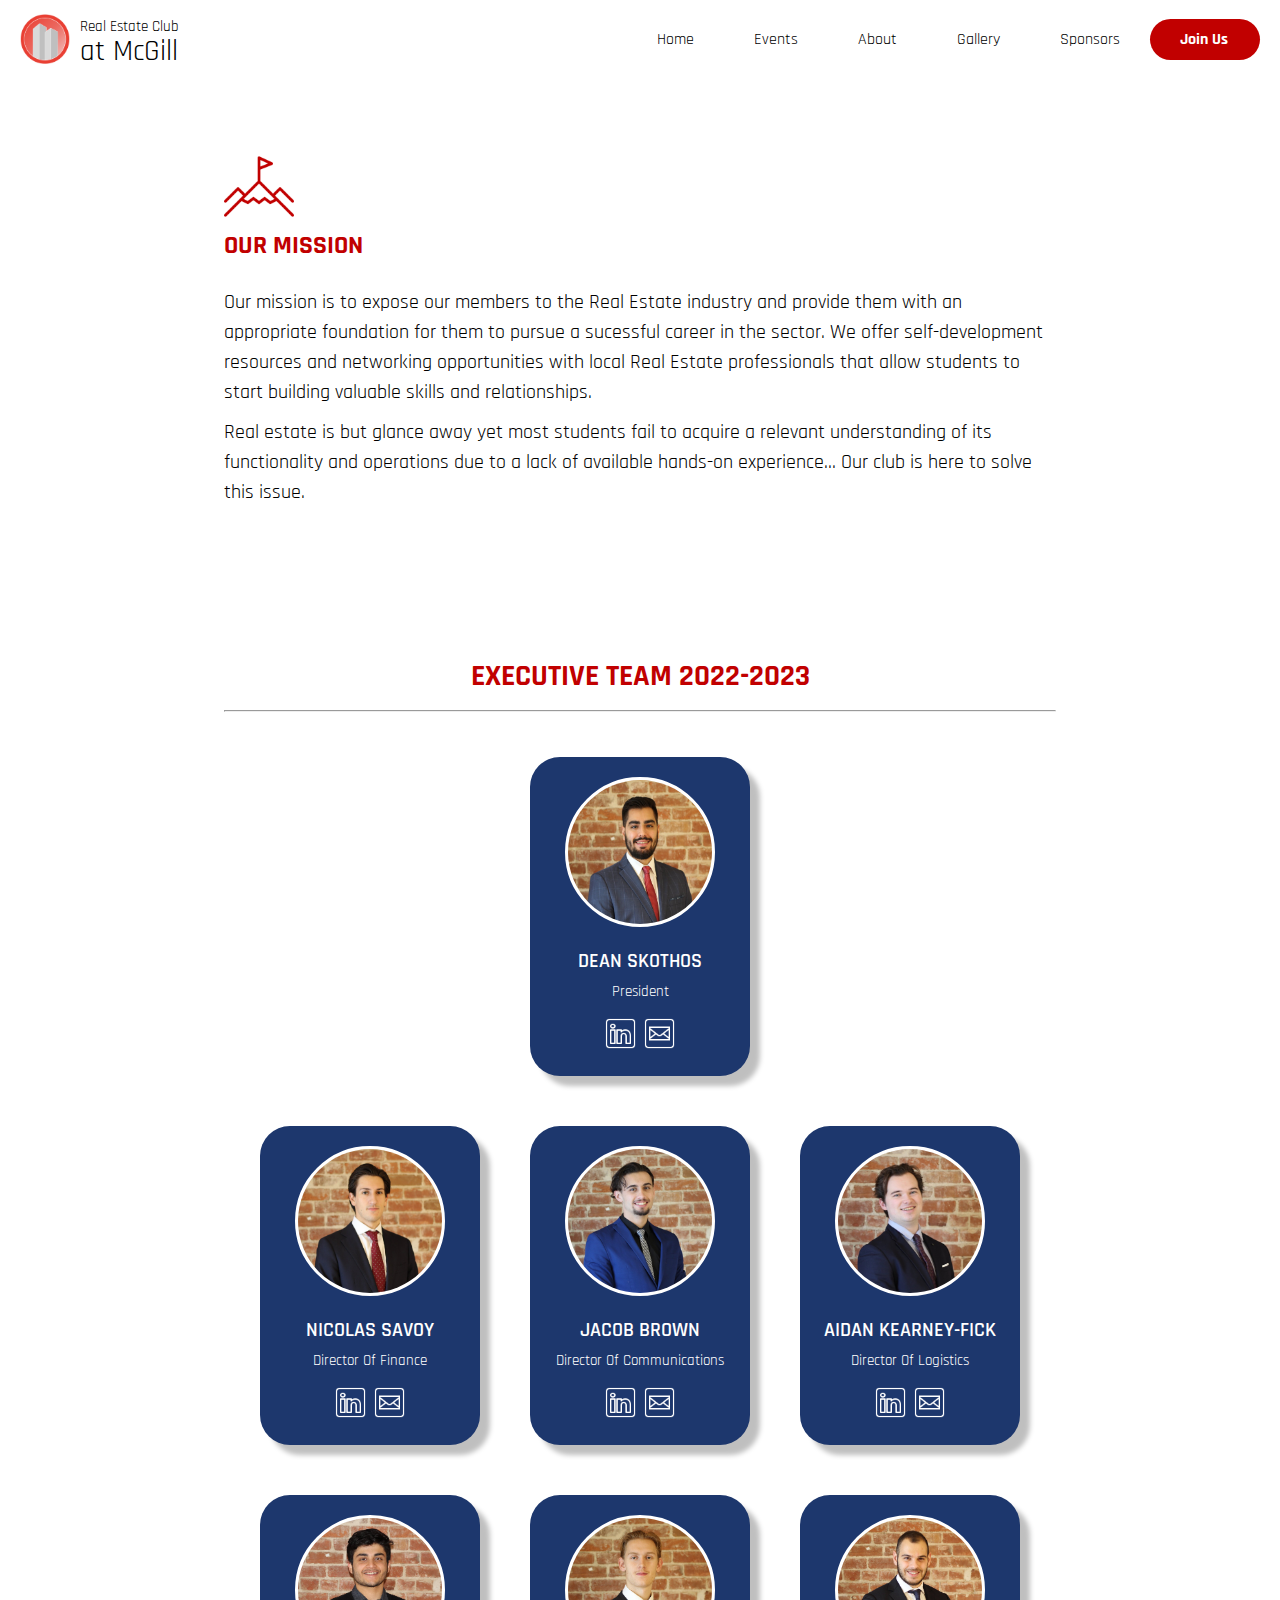
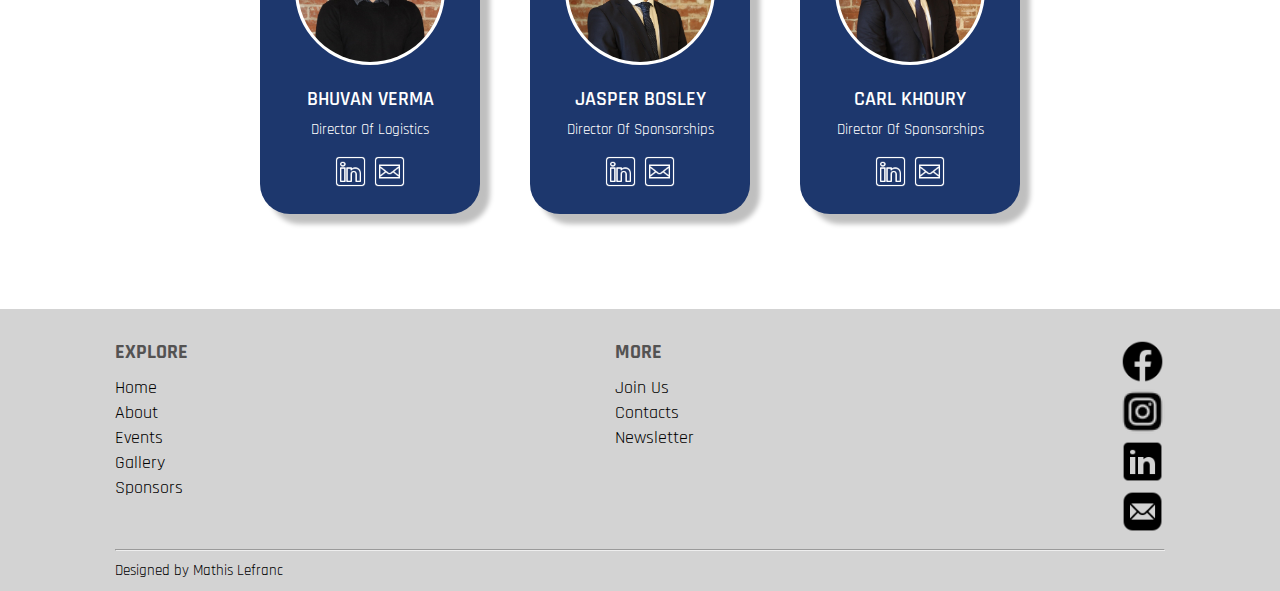
<file: about.html>
<!DOCTYPE html>
<html lang="en" dir="ltr">
  <head>
    <meta charset="utf-8">
    <meta name="description" content="This is the official website of the real estate club at McGill University">
    <meta name="viewport" content="width=device-width, initial-scale=1.0">
    <title>home</title>
    <link rel="stylesheet" href="styles/style.css">
    <link rel="stylesheet" href="styles/about.css">
    <script src="scripts/script.js" charset="utf-8" defer></script>
    <link href="https://fonts.googleapis.com/css2?family=Rajdhani:wght@300;400;500;600;700&display=swap" rel="stylesheet">
    <link rel="stylesheet" href="https://cdnjs.cloudflare.com/ajax/libs/font-awesome/4.7.0/css/font-awesome.min.css">
  </head>
  <body>
    <nav class="navbar">
      <div class="brand-title">
        <a style="padding: 0 0;height: 50px;" href="index.html">
          <img src="images/logo-copy.png" alt="">
        </a>
        <a href="index.html">
          <div class="title-top">
            Real Estate Club
          </div>
          <div class="title-bottom">
            at McGill
          </div>
        </a>
      </div>
      <a href="#" class="toggle-button">
        <span class="bar"></span>
        <span class="bar"></span>
        <span class="bar"></span>
      </a>
      <div class="navbar-links">
        <ul>
          <li><a href="index.html">Home</a></li>
          <li><a href="events.html">Events</a></li>
          <li><a href="about.html">About</a></li>
          <li><a href="gallery.html">Gallery</a></li>
          <li><a href="sponsors.html">Sponsors</a></li>
          <li><a class="join-us-button" href="sign-up.html">Join Us</a></li>
        </ul>
      </div>
    </nav>
    <main>
      <div class="mission-wrapper">
        <div class="mission-container">
          <img src="images/icons/mission-red.png" alt="mission-icon">
          <h3>OUR MISSION</h3>
          <p>Our mission is to expose our members to the Real Estate industry and provide them with an appropriate foundation for them to pursue a sucessful career in the sector. We offer self-development resources and networking opportunities with local Real Estate professionals that allow students to start building valuable skills and relationships.</p>
          <p>Real estate is but glance away yet most students fail to acquire a relevant understanding of its functionality and operations due to a lack of available hands-on experience… Our club is here to solve this issue. </p>
        </div>
      </div>
      <div class="executive-team-wrapper">
        <div class="executive-team-container">
          <h2>EXECUTIVE TEAM 2022-2023</h2>

          <hr>

          <div class="team-section">
            <!--1st member-->
            <div class="executive-member-container" style="width:100%">
              <div class="our-team">
                <div class="pic">
                    <img src="images/executive-team/co-president.jpeg">
                </div>
                <h3 class="title">Dean Skothos</h3>
                <span class="post">President</span>
                <div class="executives-socials">
                  <a href="" target="_blank"><img src="images/icons/linkedin-white.png" alt="linkedin-icon" class="socials-icons"></a>
                  <a href="mailto:" target="_blank"><img src="images/icons/mail-white.png" alt="email-icon" class="socials-icons"></a>
                </div>
              </div>
            </div>
            <!--2nd member-->
            <div class="executive-member-container">
              <div class="our-team">
                <div class="pic">
                    <img src="images/executive-team/finance.jpeg">
                </div>
                <h3 class="title">Nicolas Savoy</h3>
                <span class="post">Director of Finance</span>
                <div class="executives-socials">
                  <a href="" target="_blank"><img src="images/icons/linkedin-white.png" alt="linkedin-icon" class="socials-icons"></a>
                  <a href="mailto:" target="_blank"><img src="images/icons/mail-white.png" alt="email-icon" class="socials-icons"></a>              </div>
              </div>
            </div>
            <!--3rd member-->
            <div class="executive-member-container">
              <div class="our-team">
                <div class="pic">
                    <img src="images/executive-team/communications.jpeg">
                </div>
                <h3 class="title">Jacob Brown</h3>
                <span class="post">Director of Communications</span>
                <div class="executives-socials">
                  <a href="" target="_blank"><img src="images/icons/linkedin-white.png" alt="linkedin-icon" class="socials-icons"></a>
                  <a href="mailto:" target="_blank"><img src="images/icons/mail-white.png" alt="email-icon" class="socials-icons"></a>              </div>
              </div>
            </div>
            <!--4th member-->
            <div class="executive-member-container">
              <div class="our-team">
                <div class="pic">
                    <img src="images/executive-team/logistics1.jpeg">
                </div>
                <h3 class="title">Aidan Kearney-Fick</h3>
                <span class="post">Director of Logistics</span>
                <div class="executives-socials">
                  <a href="" target="_blank"><img src="images/icons/linkedin-white.png" alt="linkedin-icon" class="socials-icons"></a>
                  <a href="mailto:" target="_blank"><img src="images/icons/mail-white.png" alt="email-icon" class="socials-icons"></a>              </div>
              </div>
            </div>
            <!--5th member-->
            <div class="executive-member-container">
              <div class="our-team">
                <div class="pic">
                    <img src="images/executive-team/logistics2.jpeg">
                </div>
                <h3 class="title">Bhuvan Verma</h3>
                <span class="post">Director of Logistics</span>
                <div class="executives-socials">
                  <a href="" target="_blank"><img src="images/icons/linkedin-white.png" alt="linkedin-icon" class="socials-icons"></a>
                  <a href="mailto:" target="_blank"><img src="images/icons/mail-white.png" alt="email-icon" class="socials-icons"></a>              </div>
              </div>
            </div>
            <!--6th member-->
            <div class="executive-member-container">
              <div class="our-team">
                <div class="pic">
                    <img src="images/executive-team/sponsorships2.jpeg">
                </div>
                <h3 class="title">Jasper Bosley</h3>
                <span class="post">Director of Sponsorships</span>
                <div class="executives-socials">
                  <a href="" target="_blank"><img src="images/icons/linkedin-white.png" alt="linkedin-icon" class="socials-icons"></a>
                  <a href="mailto:" target="_blank"><img src="images/icons/mail-white.png" alt="email-icon" class="socials-icons"></a>              </div>
              </div>
            </div>
            <!--7th member-->
            <div class="executive-member-container">
              <div class="our-team">
                <div class="pic">
                    <img src="images/executive-team/sponsorships1.jpeg">
                </div>
                <h3 class="title">Carl Khoury</h3>
                <span class="post">Director of Sponsorships</span>
                <div class="executives-socials">
                  <a href="" target="_blank"><img src="images/icons/linkedin-white.png" alt="linkedin-icon" class="socials-icons"></a>
                  <a href="mailto:" target="_blank"><img src="images/icons/mail-white.png" alt="email-icon" class="socials-icons"></a>              </div>
              </div>
            </div>

          </div>
        </div>
      </div>
    </main>


    <footer>
      <div class="footer-menu-container">
        <div class="footer-menu">
          <h4><b>EXPLORE</b></h4>
          <a class="footer-menu-button" href="index.html">Home</a>
          <a class="footer-menu-button" href="about.html">About</a>
          <a class="footer-menu-button" href="events.html">Events</a>
          <a class="footer-menu-button" href="gallery.html">Gallery</a>
          <a class="footer-menu-button" href="sponsors.html">Sponsors</a>
        </div>
        <div class="footer-menu">
          <h4><b>MORE</b></h4>
          <a class="footer-menu-button" href="sign-up.html">Join Us</a>
          <a class="footer-menu-button" href="sign-up.html">Contacts</a>
          <a class="footer-menu-button" href="sign-up.html">Newsletter</a>
        </div>
        <div class="socials-logo-container-footer">
          <a href="https://www.facebook.com/realestateclubmcgill/" target="_blank"><img src="images/icons/fb_icon.png" alt="facebook-icon"  class="socials-icons"></a>
          <a href="https://www.instagram.com/realestateclubmcgill/" target="_blank"><img src="images/icons/insta_icon.png" alt="instagram-icon" class="socials-icons"></a>
          <a href="https://www.linkedin.com/company/real-estate-club-at-mcgill-university/about/" target="_blank"><img src="images/icons/linkedin_icon.png" alt="linkedin-icon" class="socials-icons"></a>
          <a href="mailto:vpcommunication@reclub.ca" target="_blank"><img src="images/icons/mail_icon.png" alt="email-icon" class="socials-icons"></a>
        </div>
      </div>
      <hr>
      <div style="width:82%;margin:0 auto;">
        <p>Designed by Mathis Lefranc</p>
      </div>
    </footer>
  </body>
</html>
</file>
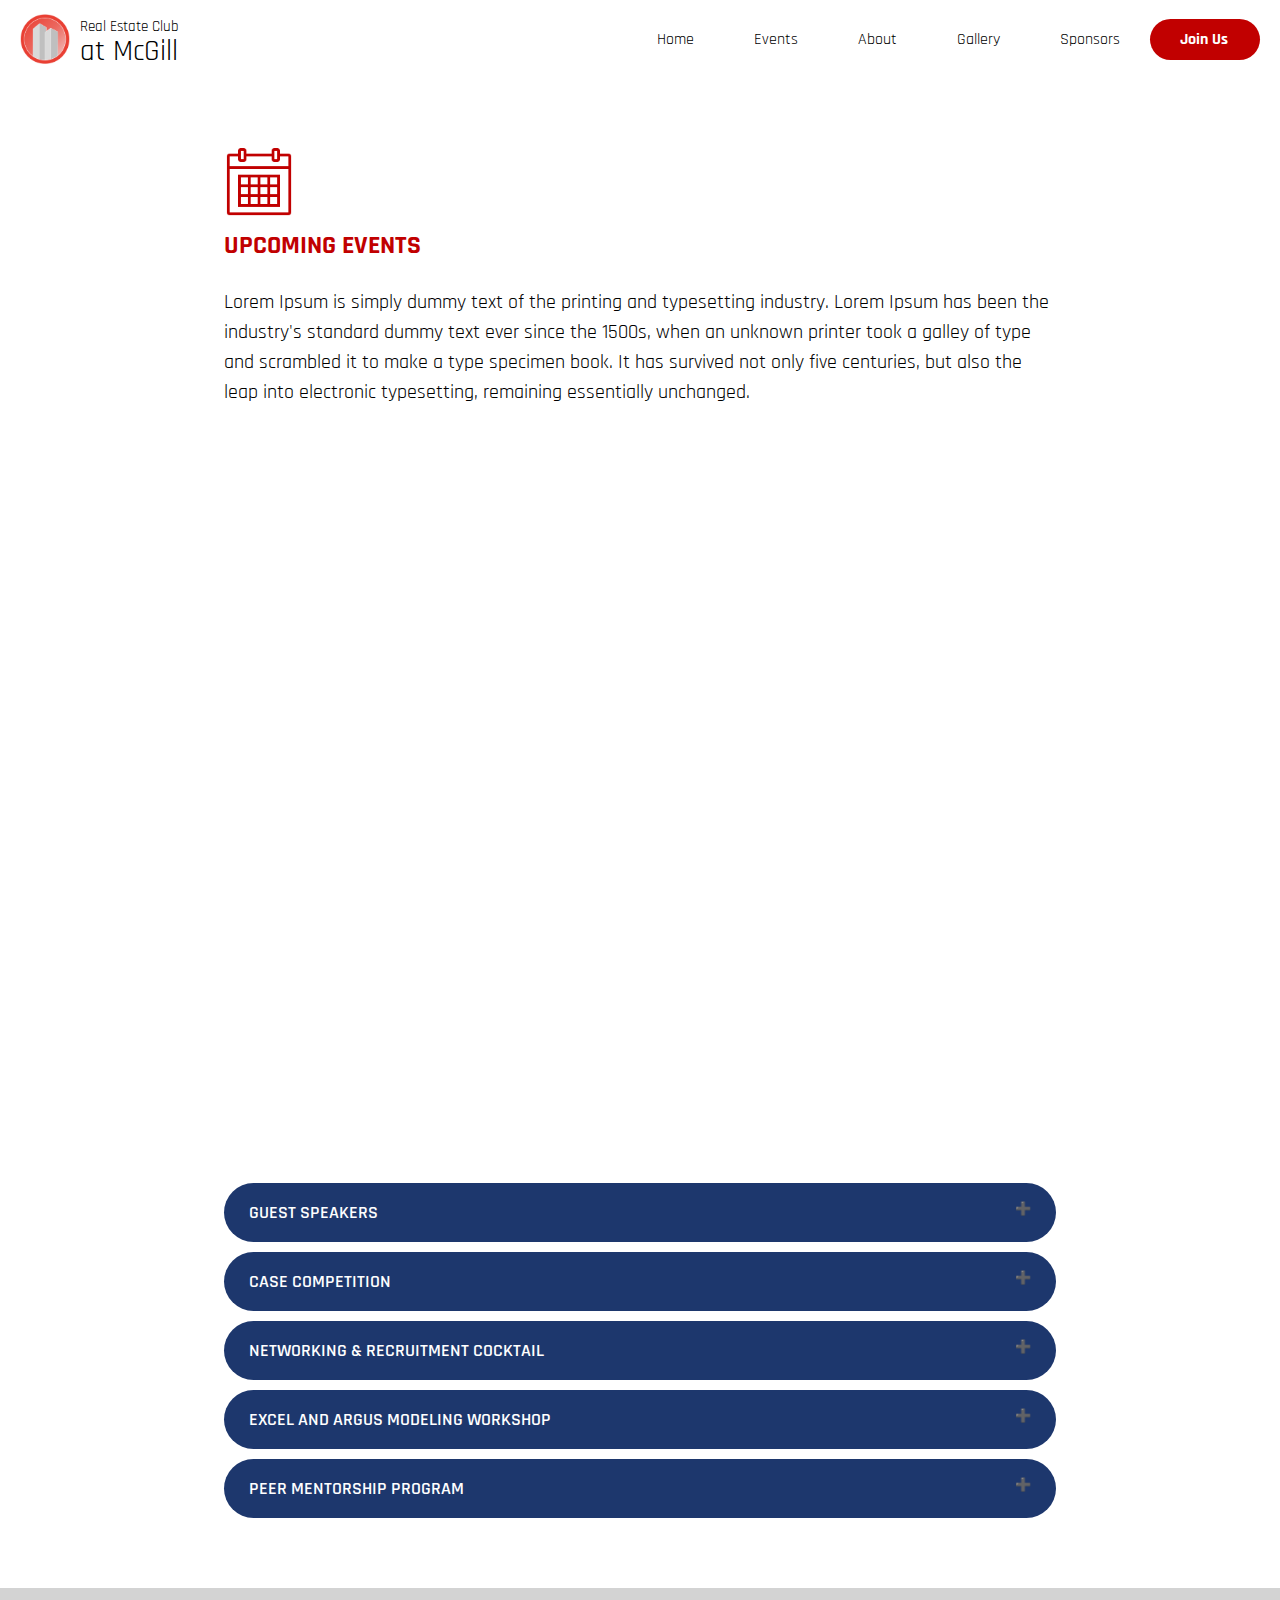
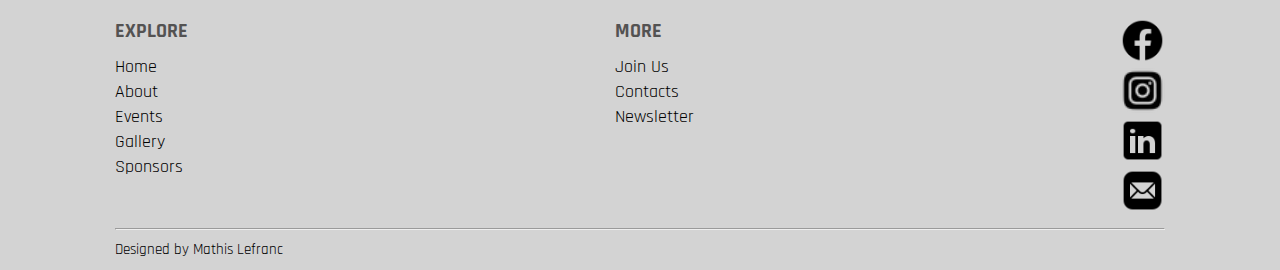
<file: events.html>
<!DOCTYPE html>
<html lang="en" dir="ltr">
  <head>
    <meta charset="utf-8">
    <meta name="description" content="This is the official website of the real estate club at McGill University">
    <meta name="viewport" content="width=device-width, initial-scale=1.0">
    <title>home</title>
    <link rel="stylesheet" href="styles/style.css">
    <link rel="stylesheet" href="styles/events.css">
    <script src="scripts/script.js" charset="utf-8" defer></script>
    <link href="https://fonts.googleapis.com/css2?family=Rajdhani:wght@300;400;500;600;700&display=swap" rel="stylesheet">
    <link rel="stylesheet" href="https://cdnjs.cloudflare.com/ajax/libs/font-awesome/4.7.0/css/font-awesome.min.css">
  </head>
  <body>

    <nav class="navbar">
      <div class="brand-title">
        <a style="padding: 0 0;height: 50px;" href="index.html">
          <img src="images/logo-copy.png" alt="">
        </a>
        <a href="index.html">
          <div class="title-top">
            Real Estate Club
          </div>
          <div class="title-bottom">
            at McGill
          </div>
        </a>
      </div>
      <a href="#" class="toggle-button">
        <span class="bar"></span>
        <span class="bar"></span>
        <span class="bar"></span>
      </a>
      <div class="navbar-links">
        <ul>
          <li><a href="index.html">Home</a></li>
          <li><a href="events.html">Events</a></li>
          <li><a href="about.html">About</a></li>
          <li><a href="gallery.html">Gallery</a></li>
          <li><a href="sponsors.html">Sponsors</a></li>
          <li><a class="join-us-button" href="sign-up.html">Join Us</a></li>
        </ul>
      </div>
    </nav>
    <main>
      <div class="events-wrapper">
        <div class="events-container">
          <img src="images/icons/calendar-red.png" alt="calendar-icon">
          <h3>UPCOMING EVENTS</h3>
          <p>Lorem Ipsum is simply dummy text of the printing and typesetting industry. Lorem Ipsum has been the industry's standard dummy text ever since the 1500s, when an unknown printer took a galley of type and scrambled it to make a type specimen book. It has survived not only five centuries, but also the leap into electronic typesetting, remaining essentially unchanged.</p>
        </div>
        <div class="calendar-wrapper">
          <div class="calendar-container">
            <iframe id="calendar" src="https://calendar.google.com/calendar/embed?src=lefrancmathis%40gmail.com&ctz=Europe%2FMadrid" style="border: 0" width="100%" height="550" frameborder="0" scrolling="no"></iframe>
          </div>
        </div>
        <div class="accordion-wrapper">
          <div class="accordion-container">
            <button class="accordion">GUEST SPEAKERS</button>
            <div class="panel">
              <p>We will be holding multiple guest speaker events where students will have the opportunity to interact with Real Estate professionals. Some of our previous speakers include: Investors, Residential Real Estate Agents, Commercial Real Estate Agents, Real Estate Developers, Architects, Mortgage Brokers</p>
            </div>

            <button class="accordion">CASE COMPETITION</button>
            <div class="panel">
              <p>We are proud to host our first ever case competition this year, which will allow teams of students from different universities to put their analysis and communication skills to the test by solving complex real estate problems. As they did last year, students on the executive team will be travelling to Toronto in February for Ryerson University’s case competition: “Expand Your Empire”.</p>
            </div>

            <button class="accordion">NETWORKING & RECRUITMENT COCKTAIL</button>
            <div class="panel">
              <p>Once a semester, the McGill Real Estate Club hosts a networking cocktail. There is usually one guest speaker and a networking cocktail follows. Many professionals from the Real Estate industry are invited to network with McGill’s most elite and determined students looking for job opportunities in the Real Estate sector.</p>
            </div>

            <button class="accordion">EXCEL AND ARGUS MODELING WORKSHOP</button>
            <div class="panel">
              <p>Students on the executive team will organize an Excel and ARGUS Modeling Session for students. A banker will teach students valuable real estate skills such as property valuation, cash flows, expenses, cap rates, NOI, etc.</p>
            </div>

            <button class="accordion">PEER MENTORSHIP PROGRAM</button>
            <div class="panel">
              <p>LStudents on the executive team will organize meetings with other members where they will share their current knowledge of the Real Estate world. (Past internships, day-to-day knowledge…)</p>
            </div>

            <script>
            var acc = document.getElementsByClassName("accordion");
            var i;

            for (i = 0; i < acc.length; i++) {
              acc[i].addEventListener("click", function() {
                this.classList.toggle("active");
                var panel = this.nextElementSibling;
                if (panel.style.maxHeight) {
                  panel.style.maxHeight = null;
                } else {
                  panel.style.maxHeight = panel.scrollHeight + "px";
                }
              });
            }
            </script>
          </div>
        </div>
      </div>
    </main>

    <footer>
      <div class="footer-menu-container">
        <div class="footer-menu">
          <h4><b>EXPLORE</b></h4>
          <a class="footer-menu-button" href="index.html">Home</a>
          <a class="footer-menu-button" href="about.html">About</a>
          <a class="footer-menu-button" href="events.html">Events</a>
          <a class="footer-menu-button" href="gallery.html">Gallery</a>
          <a class="footer-menu-button" href="sponsors.html">Sponsors</a>
        </div>
        <div class="footer-menu">
          <h4><b>MORE</b></h4>
          <a class="footer-menu-button" href="sign-up.html">Join Us</a>
          <a class="footer-menu-button" href="sign-up.html">Contacts</a>
          <a class="footer-menu-button" href="sign-up.html">Newsletter</a>
        </div>
        <div class="socials-logo-container-footer">
          <a href="https://www.facebook.com/realestateclubmcgill/" target="_blank"><img src="images/icons/fb_icon.png" alt="facebook-icon"  class="socials-icons"></a>
          <a href="https://www.instagram.com/realestateclubmcgill/" target="_blank"><img src="images/icons/insta_icon.png" alt="instagram-icon" class="socials-icons"></a>
          <a href="https://www.linkedin.com/company/real-estate-club-at-mcgill-university/about/" target="_blank"><img src="images/icons/linkedin_icon.png" alt="linkedin-icon" class="socials-icons"></a>
          <a href="mailto:vpcommunication@reclub.ca" target="_blank"><img src="images/icons/mail_icon.png" alt="email-icon" class="socials-icons"></a>
        </div>
      </div>
      <hr>
      <div style="width:82%;margin:0 auto;">
        <p>Designed by Mathis Lefranc</p>
      </div>
    </footer>
  </body>
</html>
</file>
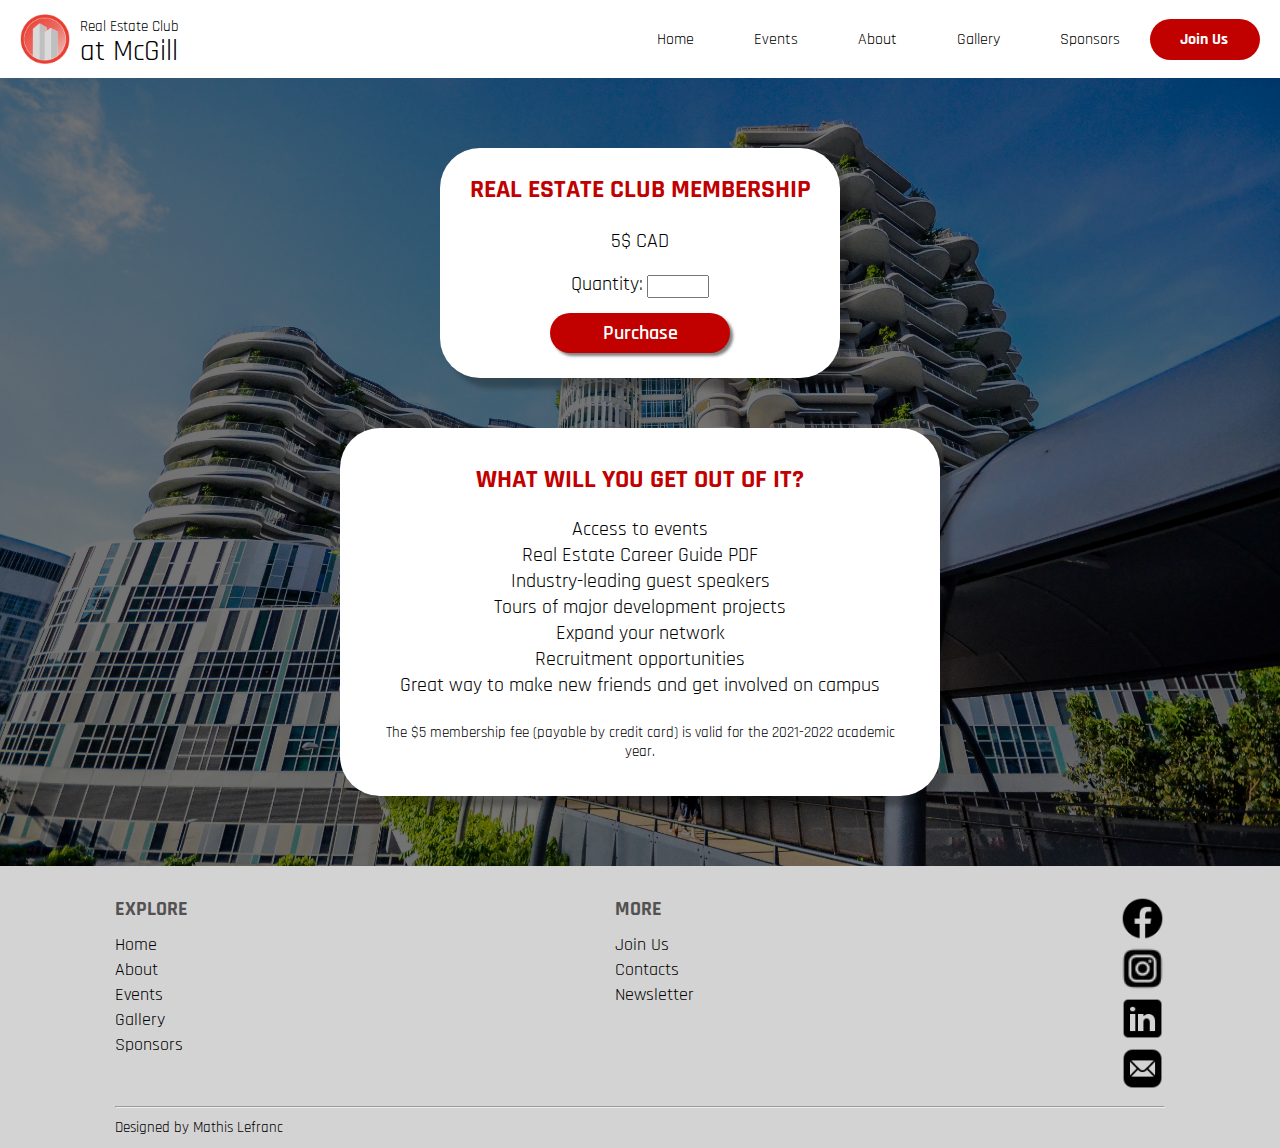
<file: sign-up.html>
<!DOCTYPE html>
<html lang="en" dir="ltr">
  <head>
    <meta charset="utf-8">
    <meta name="description" content="This is the official website of the real estate club at McGill University">
    <meta name="viewport" content="width=device-width, initial-scale=1.0">
    <title>home</title>
    <link rel="stylesheet" href="styles/style.css">
    <link rel="stylesheet" href="styles/sign-up.css">
    <script src="scripts/script.js" type="text/javascript" charset="utf-8" defer></script>
    <link href="https://fonts.googleapis.com/css2?family=Rajdhani:wght@300;400;500;600;700&display=swap" rel="stylesheet">
    <link rel="stylesheet" href="https://cdnjs.cloudflare.com/ajax/libs/font-awesome/4.7.0/css/font-awesome.min.css">
  </head>
  <div class="form-popup" id="myForm">
    <form action="/action_page.php" class="form-container">
      <h3>Become a member</h3>

      <label for="name"><b>First Name</b></label>
      <input type="text" placeholder="" name="name" required>

      <label for="name"><b>Last Name</b></label>
      <input type="text" placeholder="" name="name" required>

      <label for="email"><b>Email</b></label>
      <input type="text" placeholder="firstname.lastname@mail.mcgill.ca" name="email" required>

      <label for="program"><b>Program</b></label>
      <input type="text" placeholder="Finance, Economics, Civil Engineering,..." name="program">

      <label for="year"><b>Year</b></label>
      <input type="text" placeholder="U0, U1, U2,..." name="year">

      <button href="" class="btn">Purchase</button>
      <button type="button" class="btn purchase" onclick="closeForm()">Close</button>
    </form>
  </div>
  <body>
    <nav class="navbar">
      <div class="brand-title">
        <a style="padding: 0 0;height: 50px;" href="index.html">
          <img src="images/logo-copy.png" alt="">
        </a>
        <a href="index.html">
          <div class="title-top">
            Real Estate Club
          </div>
          <div class="title-bottom">
            at McGill
          </div>
        </a>
      </div>
      <a href="#" class="toggle-button">
        <span class="bar"></span>
        <span class="bar"></span>
        <span class="bar"></span>
      </a>
      <div class="navbar-links">
        <ul>
          <li><a href="index.html">Home</a></li>
          <li><a href="events.html">Events</a></li>
          <li><a href="about.html">About</a></li>
          <li><a href="gallery.html">Gallery</a></li>
          <li><a href="sponsors.html">Sponsors</a></li>
          <li><a class="join-us-button" href="sign-up.html">Join Us</a></li>
        </ul>
      </div>
    </nav>

    <main>

      <div class="sign-up-page-background">

        <div class="sign-up-page-wrapper">
          <div class="sign-up-page-container">
            <div class="membership">
              <h3>REAL ESTATE CLUB MEMBERSHIP</h3>
              <p>5$ CAD</p>
              <form class="purchase-form" action="sign-up.html" method="post">
                <label for="tentacles" style="font-size:20px">Quantity:</label>
                <input type="number" id="memberships" name="memberships" min="1" max="10"><br>
                <input onclick="openForm()" class="purchase-button" value="Purchase">
              </form>
            </div>



            <div class="membership-info">
              <h3>WHAT WILL YOU GET OUT OF IT?</h3>
              <ul>
                <li>Access to events</li>
                <li>Real Estate Career Guide PDF</li>
                <li>Industry-leading guest speakers</li>
                <li>Tours of major development projects</li>
                <li>Expand your network</li>
                <li>Recruitment opportunities</li>
                <li>Great way to make new friends and get involved on campus</li>
              </ul>
              <h5>The $5 membership fee (payable by credit card) is valid for the 2021-2022 academic year.</h5>
            </div>
          </div>
        </div>
      </div>
    </main>
    <footer>
      <div class="footer-menu-container">
        <div class="footer-menu">
          <h4><b>EXPLORE</b></h4>
          <a class="footer-menu-button" href="index.html">Home</a>
          <a class="footer-menu-button" href="about.html">About</a>
          <a class="footer-menu-button" href="events.html">Events</a>
          <a class="footer-menu-button" href="gallery.html">Gallery</a>
          <a class="footer-menu-button" href="sponsors.html">Sponsors</a>
        </div>
        <div class="footer-menu">
          <h4><b>MORE</b></h4>
          <a class="footer-menu-button" href="sign-up.html">Join Us</a>
          <a class="footer-menu-button" href="sign-up.html">Contacts</a>
          <a class="footer-menu-button" href="sign-up.html">Newsletter</a>
        </div>
        <div class="socials-logo-container-footer">
          <a href="https://www.facebook.com/realestateclubmcgill/" target="_blank"><img src="images/icons/fb_icon.png" alt="facebook-icon"  class="socials-icons"></a>
          <a href="https://www.instagram.com/realestateclubmcgill/" target="_blank"><img src="images/icons/insta_icon.png" alt="instagram-icon" class="socials-icons"></a>
          <a href="https://www.linkedin.com/company/real-estate-club-at-mcgill-university/about/" target="_blank"><img src="images/icons/linkedin_icon.png" alt="linkedin-icon" class="socials-icons"></a>
          <a href="mailto:vpcommunication@reclub.ca" target="_blank"><img src="images/icons/mail_icon.png" alt="email-icon" class="socials-icons"></a>
        </div>
      </div>
      <hr>
      <div style="width:82%;margin:0 auto;">
        <p>Designed by Mathis Lefranc</p>
      </div>
    </footer>


  </body>
</html>
</file>
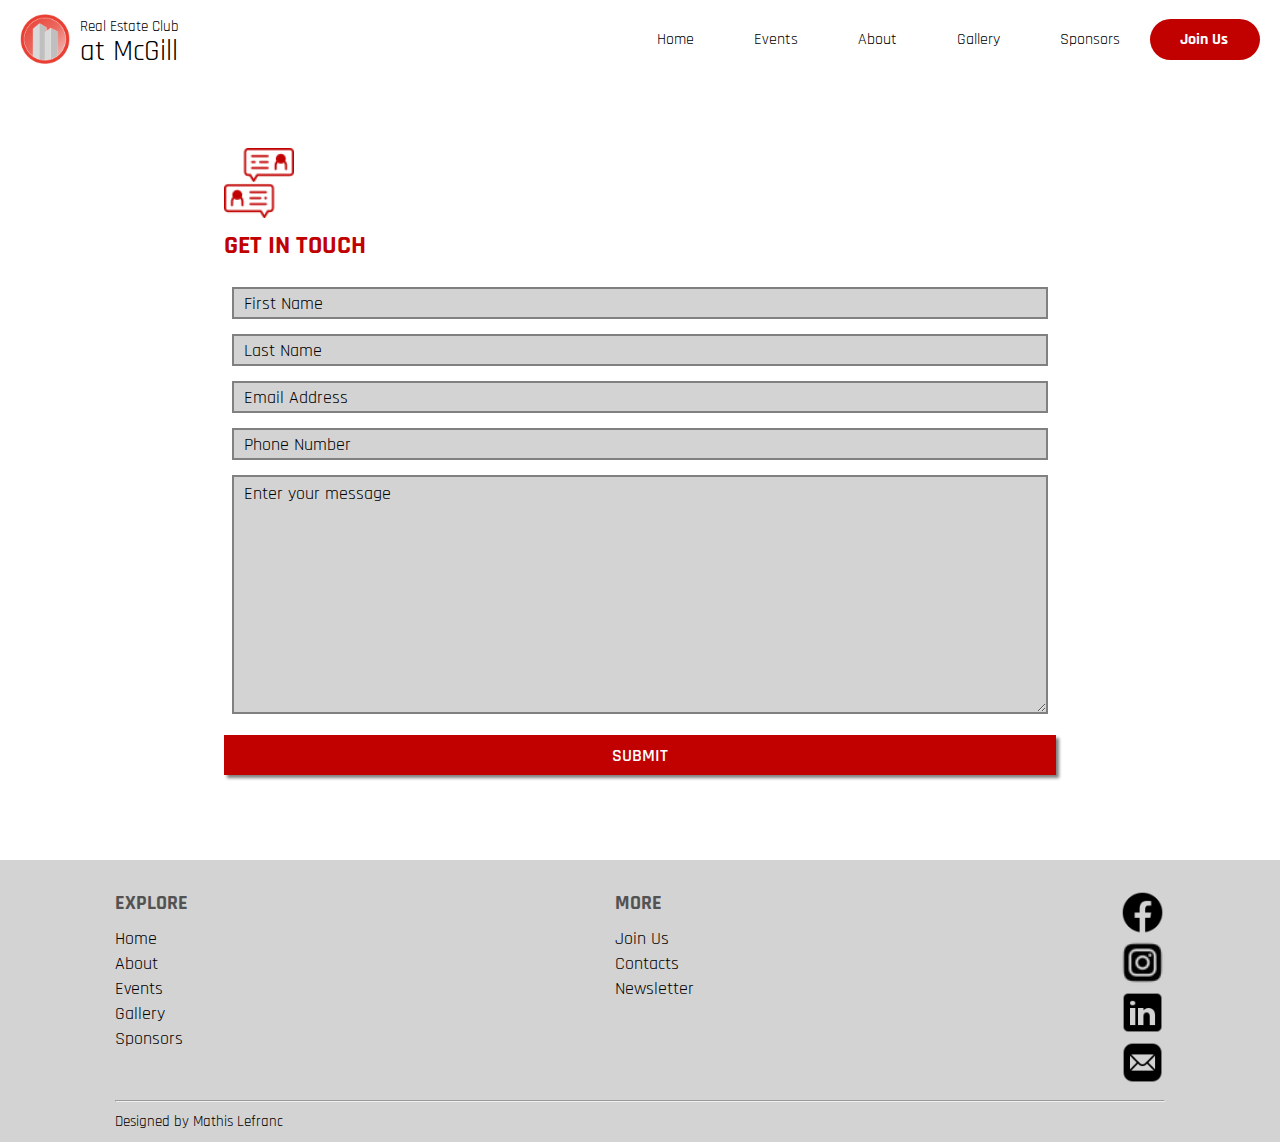
<file: sponsors-contact.html>
<!DOCTYPE html>
<html lang="en" dir="ltr">
  <head>
    <meta charset="utf-8">
    <meta name="description" content="This is the official website of the real estate club at McGill University">
    <meta name="viewport" content="width=device-width, initial-scale=1.0">
    <title>home</title>
    <link rel="stylesheet" href="styles/style.css">
    <link rel="stylesheet" href="styles/sponsors-contact.css">
    <script src="scripts/script.js" type="text/javascript" charset="utf-8" defer></script>
    <link href="https://fonts.googleapis.com/css2?family=Rajdhani:wght@300;400;500;600;700&display=swap" rel="stylesheet">
    <link rel="stylesheet" href="https://cdnjs.cloudflare.com/ajax/libs/font-awesome/4.7.0/css/font-awesome.min.css">
  </head>
  <body>
    <nav class="navbar">
      <div class="brand-title">
        <a style="padding: 0 0;height: 50px;" href="index.html">
          <img src="images/logo-copy.png" alt="">
        </a>
        <a href="index.html">
          <div class="title-top">
            Real Estate Club
          </div>
          <div class="title-bottom">
            at McGill
          </div>
        </a>
      </div>
      <a href="#" class="toggle-button">
        <span class="bar"></span>
        <span class="bar"></span>
        <span class="bar"></span>
      </a>
      <div class="navbar-links">
        <ul>
          <li><a href="index.html">Home</a></li>
          <li><a href="events.html">Events</a></li>
          <li><a href="about.html">About</a></li>
          <li><a href="gallery.html">Gallery</a></li>
          <li><a href="sponsors.html">Sponsors</a></li>
          <li><a class="join-us-button" href="sign-up.html">Join Us</a></li>
        </ul>
      </div>
    </nav>
    <main>


      <div class="sponsors-contact-background">
        <div class="sponsors-contact-wrapper">
          <div class="sponsors-contact-container">
            <img src="images/icons/contact-icon.png" alt="sponsors-contact-icon">
            <h3>GET IN TOUCH</h3>
            <div class="contact-form-container">
              <form action="index.html" method="post">
                <div class="first-name">
                  <input type="text" id="first-name" name="first-name" value="First Name" required="" size="20">
                </div>
                <div class="last-name">
                  <input type="text" id="last-name" name="last-name" value="Last Name" required="" size="20">
                </div>
                <div class="email">
                  <input type="email" id="email" value="Email Address" pattern="" size="40" required="">
                </div>
                <div class="phone-number">
                  <input type="tel" id="phone" name="phone" value="Phone Number" pattern="[0-9]{3}-[0-9]{3}-[0-9]{4}" required="">
                </div>
                <div class="text-area">
                  <textarea name="message" id="message" cols="30" rows="10">Enter your message</textarea>
                </div>
                <div class="submit-button">
                  <input class="submit-button-form" type="submit" name="submit_button" value="SUBMIT">
                </div>
              </form>
            </div>
          </div>

        </div>
      </div>

    </main>
    <footer>
      <div class="footer-menu-container">
        <div class="footer-menu">
          <h4><b>EXPLORE</b></h4>
          <a class="footer-menu-button" href="index.html">Home</a>
          <a class="footer-menu-button" href="about.html">About</a>
          <a class="footer-menu-button" href="events.html">Events</a>
          <a class="footer-menu-button" href="gallery.html">Gallery</a>
          <a class="footer-menu-button" href="sponsors.html">Sponsors</a>
        </div>
        <div class="footer-menu">
          <h4><b>MORE</b></h4>
          <a class="footer-menu-button" href="sign-up.html">Join Us</a>
          <a class="footer-menu-button" href="sign-up.html">Contacts</a>
          <a class="footer-menu-button" href="sign-up.html">Newsletter</a>
        </div>
        <div class="socials-logo-container-footer">
          <a href="https://www.facebook.com/realestateclubmcgill/" target="_blank"><img src="images/icons/fb_icon.png" alt="facebook-icon"  class="socials-icons"></a>
          <a href="https://www.instagram.com/realestateclubmcgill/" target="_blank"><img src="images/icons/insta_icon.png" alt="instagram-icon" class="socials-icons"></a>
          <a href="https://www.linkedin.com/company/real-estate-club-at-mcgill-university/about/" target="_blank"><img src="images/icons/linkedin_icon.png" alt="linkedin-icon" class="socials-icons"></a>
          <a href="mailto:vpcommunication@reclub.ca" target="_blank"><img src="images/icons/mail_icon.png" alt="email-icon" class="socials-icons"></a>
        </div>
      </div>
      <hr>
      <div style="width:82%;margin:0 auto;">
        <p>Designed by Mathis Lefranc</p>
      </div>
    </footer>
  </body>
</html>
</file>
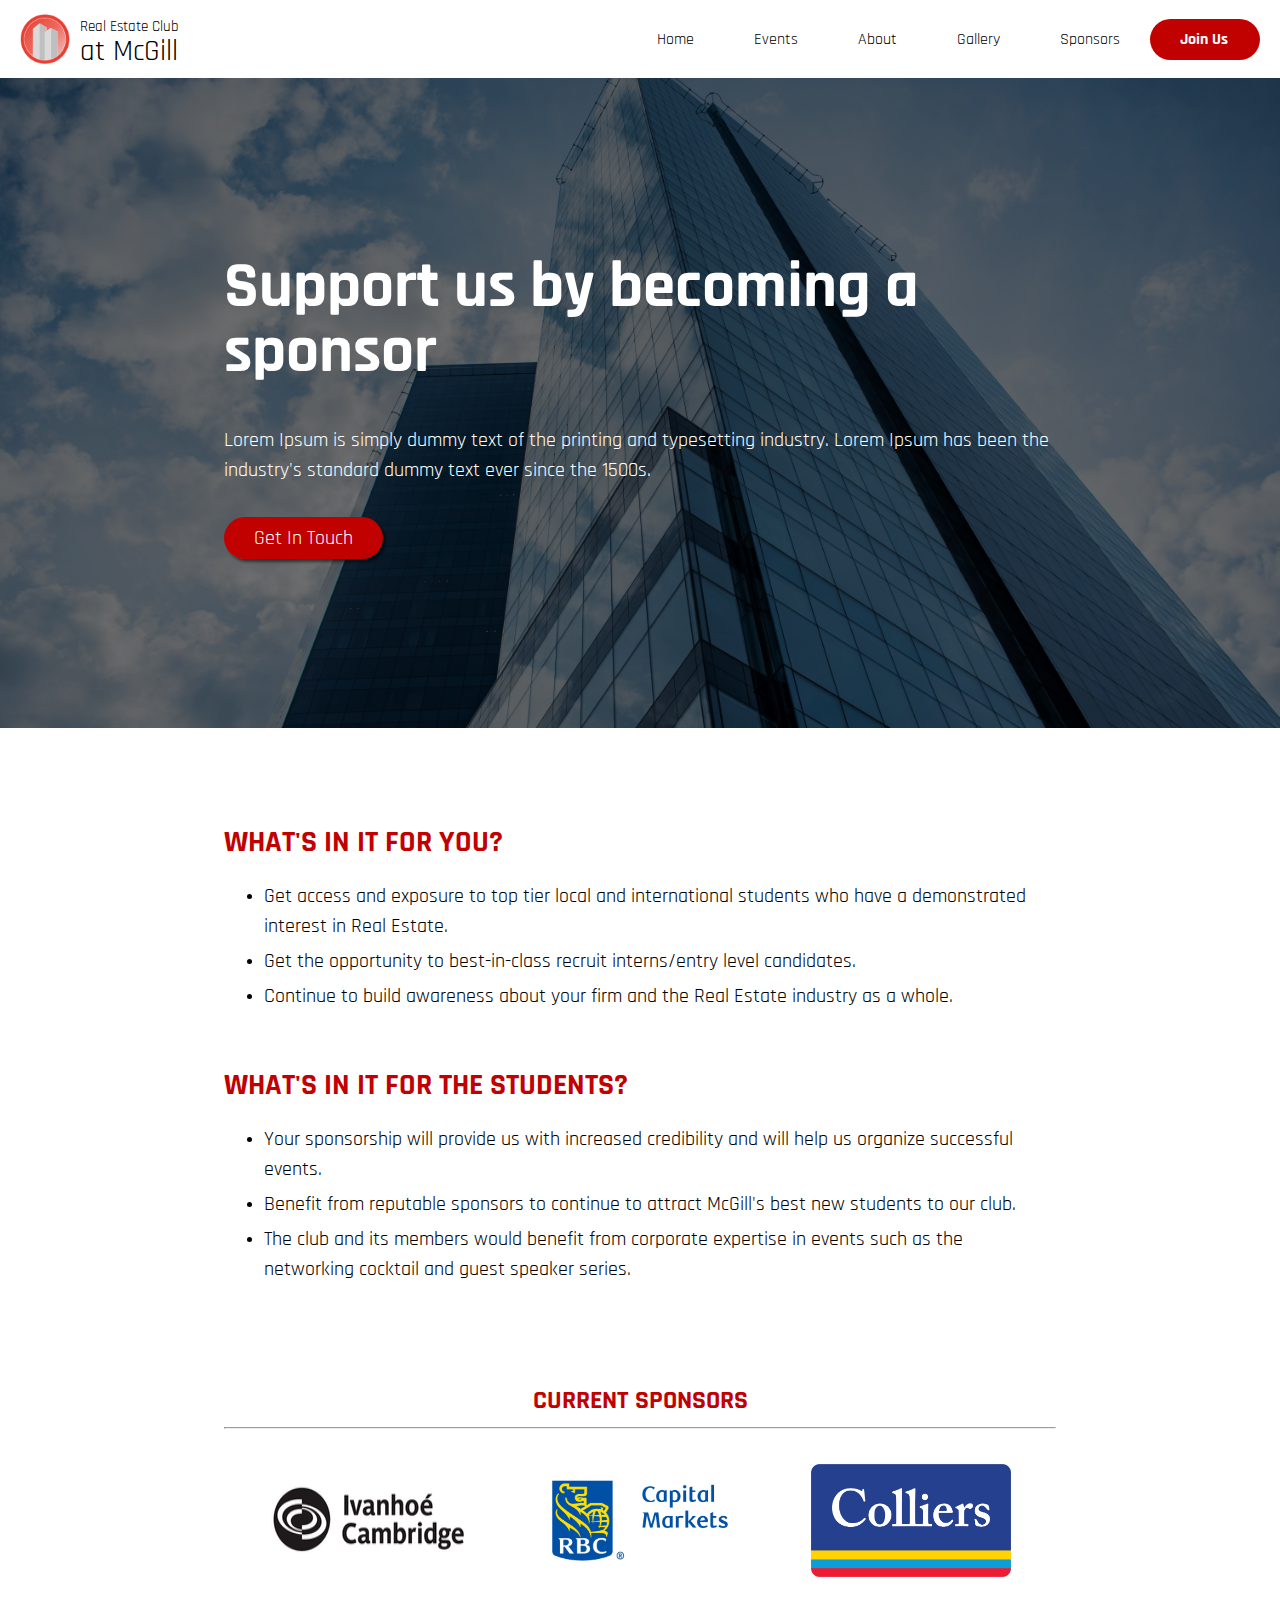
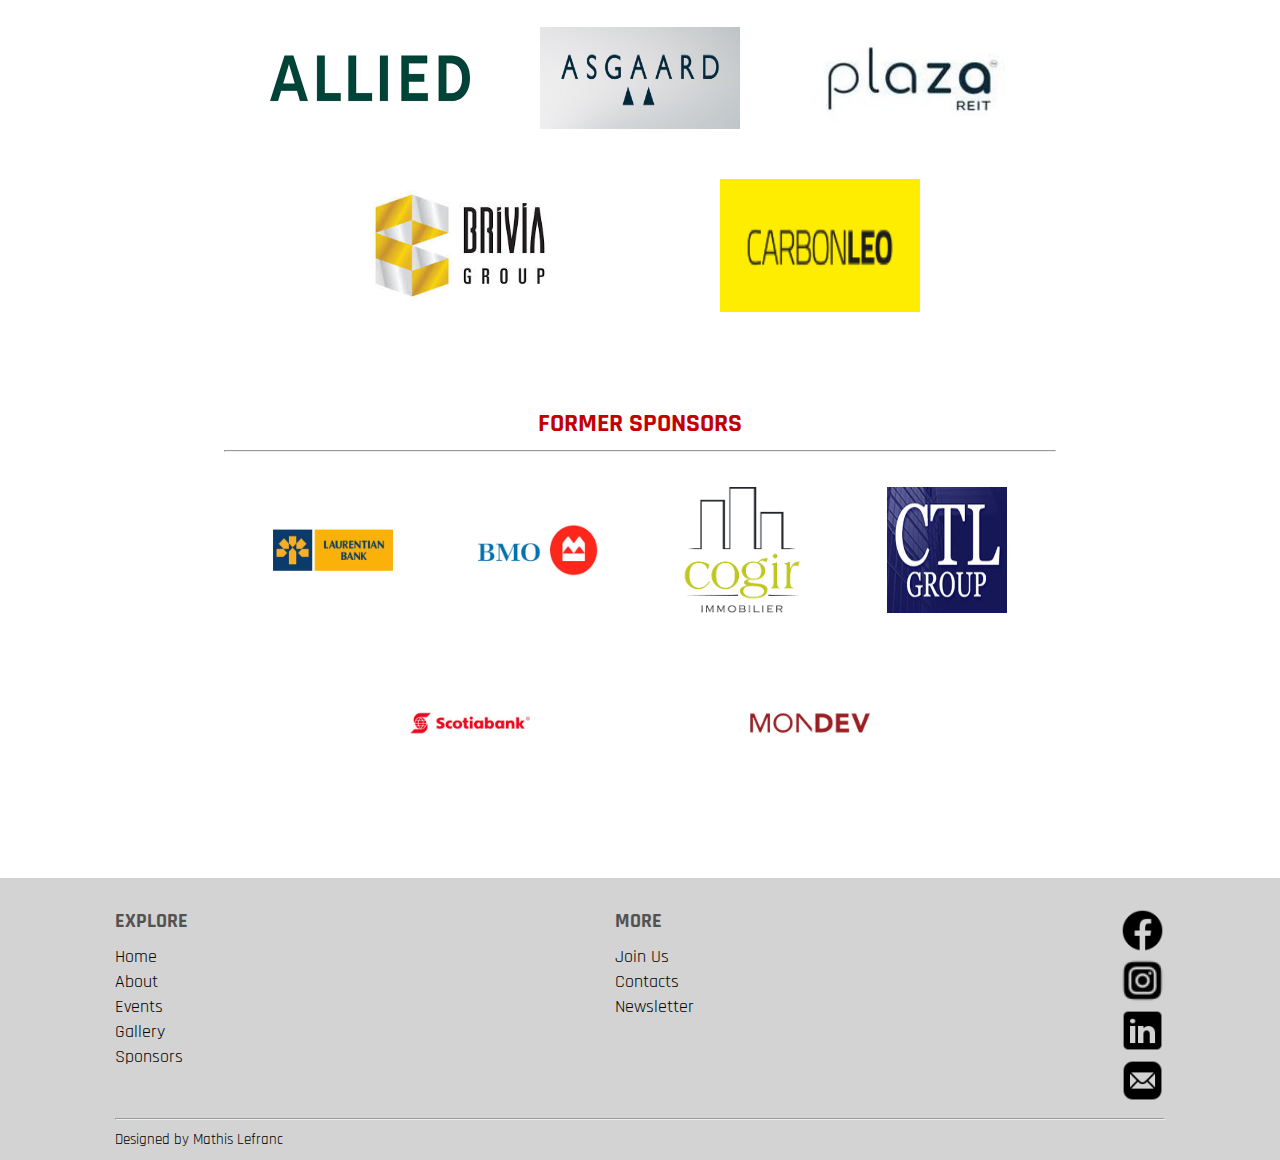
<file: sponsors.html>
<!DOCTYPE html>
<html lang="en" dir="ltr">
  <head>
    <meta charset="utf-8">
    <meta name="description" content="This is the official website of the real estate club at McGill University">
    <meta name="viewport" content="width=device-width, initial-scale=1.0">
    <title>home</title>
    <link rel="stylesheet" href="styles/style.css">
    <link rel="stylesheet" href="styles/sponsors.css">
    <script src="scripts/script.js" type="text/javascript" charset="utf-8" defer></script>
    <link href="https://fonts.googleapis.com/css2?family=Rajdhani:wght@300;400;500;600;700&display=swap" rel="stylesheet">
    <link rel="stylesheet" href="https://cdnjs.cloudflare.com/ajax/libs/font-awesome/4.7.0/css/font-awesome.min.css">
  </head>
  <body>
    <nav class="navbar">
      <div class="brand-title">
        <a style="padding: 0 0;height: 50px;" href="index.html">
          <img src="images/logo-copy.png" alt="">
        </a>
        <a href="index.html">
          <div class="title-top">
            Real Estate Club
          </div>
          <div class="title-bottom">
            at McGill
          </div>
        </a>
      </div>
      <a href="#" class="toggle-button">
        <span class="bar"></span>
        <span class="bar"></span>
        <span class="bar"></span>
      </a>
      <div class="navbar-links">
        <ul>
          <li><a href="index.html">Home</a></li>
          <li><a href="events.html">Events</a></li>
          <li><a href="about.html">About</a></li>
          <li><a href="gallery.html">Gallery</a></li>
          <li><a href="sponsors.html">Sponsors</a></li>
          <li><a class="join-us-button" href="sign-up.html">Join Us</a></li>
        </ul>
      </div>
    </nav>
    <main>
      <div class="sponsors-page-background">
        <div class="sponsors-page-wrapper">
          <div class="sponsors-page-container">
            <h1>Support us by becoming a sponsor</h1>
            <p>Lorem Ipsum is simply dummy text of the printing and typesetting industry. Lorem Ipsum has been the industry's standard dummy text ever since the 1500s.</p>
            <a class="cta-button" href="sponsors-contact.html">Get In Touch</a>
          </div>
        </div>
      </div>
      <div class="sponsors-info-wrapper">
        <div class="sponsors-info-container">
          <article class="rewards-sponsors">
            <h2>WHAT'S IN IT FOR YOU?</h2>
            <ul>
              <li><p>Get access and exposure to top tier local and international students who have a demonstrated interest in Real Estate.</p></li>
              <li><p>Get the opportunity to best-in-class recruit interns/entry level candidates.</p></li>
              <li><p>Continue to build awareness about your firm and the Real Estate industry as a whole.</p></li>
            </ul>
          </article>
          <article class="rewards-students">
            <h2>WHAT'S IN IT FOR THE STUDENTS?</h2>
            <ul>
              <li><p>Your sponsorship will provide us with increased credibility and will help us organize successful events.</p></li>
              <li><p>Benefit from reputable sponsors to continue to attract McGill's best new students to our club.</p></li>
              <li><p>The club and its members would benefit from corporate expertise in events such as the networking cocktail and guest speaker series.</p></li>
            </ul>

          </article>

        </div>
        <div class="current-sponsors-container">
          <h3>CURRENT SPONSORS</h3>
          <hr>
          <div class="current-sponsors-logos">
            <img src="images/sponsor_logo/ivanhoe.png" alt="ivanhoe-logo">
            <img src="images/sponsor_logo/rbc.png" alt="rbc-logo">
            <img src="images/sponsor_logo/colliers.png" alt="colliers-logo">
            <img src="images/sponsor_logo/allied.jpeg" alt="allied-logo">
            <img src="images/sponsor_logo/asgaard.jpeg" alt="asgaard-logo">
            <img src="images/sponsor_logo/plaza.jpeg" alt="plaza-logo">
            <img src="images/sponsor_logo/brivia.jpeg" alt="brivia-logo">
            <img src="images/sponsor_logo/carbonleo.png" alt="carbon-logo">
          </div>
        </div>
        <div class="former-sponsors-container">
          <h3>FORMER SPONSORS</h3>
          <hr>
          <div class="former-sponsors-logos">
            <img src="images/sponsor_logo/laurentian.jpeg" alt="laurentian-logo">
            <img src="images/sponsor_logo/bmo.jpeg" alt="bmo-logo">
            <img src="images/sponsor_logo/cogir.png" alt="cogir-logo">
            <img src="images/sponsor_logo/ctl.jpeg" alt="ctl-logo">
            <img src="images/sponsor_logo/scotiabank.jpeg" alt="scotiabank-logo">
            <img src="images/sponsor_logo/mondev.jpeg" alt="mondev-logo">
          </div>
        </div>
      </div>

      </div>
    </main>
    <footer>
      <div class="footer-menu-container">
        <div class="footer-menu">
          <h4><b>EXPLORE</b></h4>
          <a class="footer-menu-button" href="index.html">Home</a>
          <a class="footer-menu-button" href="about.html">About</a>
          <a class="footer-menu-button" href="events.html">Events</a>
          <a class="footer-menu-button" href="gallery.html">Gallery</a>
          <a class="footer-menu-button" href="sponsors.html">Sponsors</a>
        </div>
        <div class="footer-menu">
          <h4><b>MORE</b></h4>
          <a class="footer-menu-button" href="sign-up.html">Join Us</a>
          <a class="footer-menu-button" href="sign-up.html">Contacts</a>
          <a class="footer-menu-button" href="sign-up.html">Newsletter</a>
        </div>
        <div class="socials-logo-container-footer">
          <a href="https://www.facebook.com/realestateclubmcgill/" target="_blank"><img src="images/icons/fb_icon.png" alt="facebook-icon"  class="socials-icons"></a>
          <a href="https://www.instagram.com/realestateclubmcgill/" target="_blank"><img src="images/icons/insta_icon.png" alt="instagram-icon" class="socials-icons"></a>
          <a href="https://www.linkedin.com/company/real-estate-club-at-mcgill-university/about/" target="_blank"><img src="images/icons/linkedin_icon.png" alt="linkedin-icon" class="socials-icons"></a>
          <a href="mailto:vpcommunication@reclub.ca" target="_blank"><img src="images/icons/mail_icon.png" alt="email-icon" class="socials-icons"></a>
        </div>
      </div>
      <hr>
      <div style="width:82%;margin:0 auto;">
        <p>Designed by Mathis Lefranc</p>
      </div>
    </footer>
  </body>
</html>
</file>
<file: styles/style.css>
* {
  font-family: 'Rajdhani', sans-serif;
  box-sizing: border-box;
}
body {
  margin: 0;
  padding: 0;
}
footer {
  background-color: lightgrey;
  padding: 30px 0;
}
h1 {
  margin: 0 0 40px;
  padding: 0;
  font-size: 50px;
  font-weight: 700;
  color: white;
  line-height: 60px;
}
h2 {
  font-size: 30px;
  margin: 0 0 20px;

}
h3 {
  font-size: 26px;
  color: #C10000;
}
h4 {
  font-size: 20px;
  padding: 0;
  margin: 0;
  color: darkgrey;
  margin-bottom: 10px;
}
a {
  text-decoration: none;
  color: black;
  border-radius: 30px;
}
hr {
  width: 85%;
  margin: 20px auto;
  background-color: lightgrey;
}
p {
  font-size: 20px;
  font-weight: 400;
  line-height: 30px;
  margin: 0 0 40px;
}
ul {
  margin: 0;
}

.navbar {
  display: flex;
  justify-content: space-between;
  align-items: center;
  color: black;
}
.brand-title {
  font-size: 25px;
  padding: 0.875rem 1.25rem;
  line-height: 25px;
  display: flex;
  align-items: center;
}
.brand-title a {
  font-size: 20px;
  padding: 0 10px;
}
.brand-title img {
  width: 50px;
  height: 50px;
}
.title-top {
  font-size: 15px;
}
.title-bottom {
  font-size: 29px;
}
.navbar-links {
  padding: 0 1.25rem;
  display: flex;
}
.navbar-links ul {
  margin: 0;
  padding: 0;
  display: flex;
}
.navbar-links li {
  list-style: none;
}
.navbar-links li:hover {
  background-color: lightgrey;
}
.navbar-links li a {
  text-decoration: none;
  display: block;
  padding: 10px 30px;
}
.toggle-button {
  position: absolute;
  top: 28px;
  right: 20px;
  display: none;
  flex-direction: column;
  justify-content: space-between;
  width: 30px;
  height: 23px;
}
.toggle-button .bar {
  height: 3px;
  width: 100%;
  background-color: black;
  border-radius: 40px;
}


/* Buttons */
.join-us-button {
  background-color:#C10000;
  width:150px;
  margin:15px auto;
  color:white;
  font-weight:bold;
}
.cta-button {
  font-size: 20px;
  padding: 8px 30px;
  color: white;
  width: 150px;
  background: #C10000;
  box-shadow: 3px 3px 3px rgba(0, 0, 0, 0.5);
}
.sign-up-button-wrapper {
  display: inline-block;
  margin-top: 10px;
}
.sign-up-button {
  font-size: 20px;
  padding: 7px 15px;
  color: white;
  width: 100px;
  background-color: #C10000;
  box-shadow: 3px 3px 3px rgba(0, 0, 0, 0.5);
}
.sign-up-button:hover {
  background-color: lightgrey;
  color: black;
}
.cta-button:hover {
  background-color: lightgrey;
  color: black;
}

/* Socials */
.socials-logo-container-header {
  width: 276px;
  height: 45px;
  text-align: center;
  margin: 0 auto;
  display: flex;
  justify-content: center;
  align-content: center;
}
.socials-logo-container-header a {
  width: 69px;
  height: 45px;
}
.socials-logo-container-footer {
  text-align: center;
  margin: 0;
  flex-flow: column;
  display: flex;
  justify-content: space-between;
  align-content: center;
}
.socials-logo-container-footer a {
  width: 45px;
  height: 45px;
  margin: 0 0 5px;

}
.socials-icons {
  height: 45px;
  width: 45px;
}

/* Footer */
footer {
  margin: 0;
  padding: 0;
}
.footer-menu-container {
  width: 82%;
  margin: 0 auto;
  padding-top: 30px;
  display: flex;
  justify-content: space-between;
}
.footer-menu {
  display: inline-flex;
  flex-flow: column;
}
.footer-menu a {
  line-height: 25px;
  font-size: 18px;
}
.footer-menu h4 {
  font-size: 20px;
  color: #535252;
}
footer hr {
  margin: 10px auto 0;
  background-color: black;
  width: 82%;
}
footer p {
  margin: 0;
  padding: 5px 0;
  font-size: 15px;
}

@media (max-width: 900px) {
  .toggle-button {
    display: flex;
  }

  .navbar-links {
    display: none;
    width: 100%;
  }

  .navbar {
    flex-direction: column;
    align-items: flex-start;
  }

  .navbar-links ul {
    flex-direction: column;
    width: 100%;
  }

  .navbar-links li {
    text-align: center;
    font-size: 20px;
  }

  .navbar-links li a {
    padding: 0.75rem;
  }

  .navbar-links.active {
    display: flex;
    padding: 20px 0 40px;
  }
}

/* Desktop Media Query */
@media only screen and (min-width: 1100px) {
  h1 {
    font-size: 65px;
    line-height: 65px;
  }
  p {
    font-size: 20px;
  }
  .header-container {
    display: flex;
    justify-content: space-between;
  }
  .header-container #myLinks {
    display: flex;
    width: 800px;
    height: 50px;
    justify-content: flex-end;
    margin: 0 5px 0 0;
    padding: 5px 0;
  }
  .header-container a {
    margin: 0;
    display: inline-block;
  }
  .header-container a.icon {
    display: none;
  }
  .toggle-button {
    margin: 0;
    text-align: center;
    padding: 0 20px 0;
  }
  .sign-up-button-wrapper {
    margin-left: 24px;
    margin-top: 0;
  }
  #header-menu-hr {
    display: none;
  }
  .socials-logo-container-header {
    display: none;
  }
}
@media only screen and (min-width: 900px) {
  .join-us-button {
    margin: 0;
    width: 110px;
  }
}
</file>
<file: styles/about.css>
/* 1st Section */
.mission-wrapper {
  width: 100%;
  padding: 70px 0;
}
.mission-container {
  width: 85%;
  margin: 0 auto;
  text-align: left;
  color: white;

}
.mission-container h3 {
  color: #C10000;
  margin: 5px 0 25px;
}
.mission-container p {
  margin: 10px 0;
  color: black;
}
.mission-container img {
  width: 70px;
}

/* 2nd Section */
.executive-team-wrapper {
  width: 100%;
  background-color: white;
}
.executive-team-container {
  width: 85%;
  margin: 0 auto;
  padding: 70px 0;
  text-align: center;
}
.executive-team-container h2 {
  color: #C10000;
  margin: 0 0 15px;
}
.team-section {
  display: flex;
  flex-flow: row wrap;
  justify-content: center;
  width: 100%;
  margin: 0;

}
.executive-member-container {
  margin: 25px;
  display: inline-block;
}
.our-team{
  text-align: center;
  padding: 20px 5px;
  background: #1D376D;
  box-shadow: 10px 10px 5px rgba(0, 0, 0, 0.25);
  border-radius: 30px;
  margin: 0 auto;
  width: 220px;
}
.our-team .pic{
  background: #fff;
  margin: 0 auto;
  display: inline-block;
  width: 150px;
  height: 150px;
  border-radius: 50%;
  border: 3px solid #FFFFFF;
  box-sizing: border-box;
}
.pic img{
    width: 144px;
    height: 144px;
    border-radius: 50%;
}
.our-team .title{
    color: white;
    text-transform: uppercase;
    display: block;
    margin: 15px auto 0;
    padding: 0;
    font-weight: 600;
    font-size: 20px;
    line-height: 32px;
}
.our-team .post{
    color: white;
    text-transform: capitalize;
    display: block;
    font-size: 15px;
    margin-top: 5px;
}
.executives-socials {
  margin: 15px 0 0;
  height: 40px
}
.executives-socials a {
  display: inline-block;
  width: 35px;
  height: 35px;
}
.executives-socials img {
  width: 35px;
  height: 35px;
  margin: 0 auto;
}
.executive-team-container hr {
  width: 100%;
  margin: 0 auto 20px;
}


@media only screen and (min-width: 1100px) {
  .mission-container, .executive-team-container {
    width: 65%;
  }
}
</file>
<file: styles/events.css>
/* 1st Section */
.events-wrapper {
  width: 100%;
}
.events-container {
  margin: 0 auto;
  padding: 70px 0;
  width: 85%;
  text-align: left;
}
.events-container h3 {
  color: #C10000;
  margin: 5px 0 25px;
}
.events-container img {
  width: 70px;
}

/* 2nd Section */
.calendar-wrapper {
  width: 100%;
  text-align: center;
}
.calendar-container {
  margin: 0 auto;
  padding: 15px 0;
  width: 85%;
}
.calendar-container h1 {
  color: black;
}


/* Style the buttons that are used to open and close the accordion panel */
.accordion-wrapper {
  display: inline-block;
  margin: 70px 0;
  width: 100%
}
.accordion-container {
  width: 85%;
  margin: 0 auto;
}
.accordion {
  background: #1D376D;
  border-radius: 40px;
  color: white;
  font-size: 18px;
  font-weight: 600;
  cursor: pointer;
  padding: 18px 25px;
  margin-top: 10px;
  width: 100%;
  text-align: left;
  border: none;
  outline: none;
  transition: 0.4s;
}

/* Add a background color to the button if it is clicked on (add the .active class with JS), and when you move the mouse over it (hover) */
.accordion:hover {
  background-color: #1D376D;
}
.accordion:after {
  content: '\02795'; /* Unicode character for "plus" sign (+) */
  font-size: 13px;
  color: white;
  float: right;
  margin-left: 5px;
  border-radius: 40px 40px 0 0;
}
.accordion-container .active:after {
  content: "\2796"; /* Unicode character for "minus" sign (-) */
}

/* Style the accordion panel. Note: hidden by default */
.panel {
  border-radius: 40px;
  padding: 0 25px;
  margin: 0 auto;
  background: lightgrey;
  max-height: 0;
  overflow: hidden;
  transition: max-height 0.2s ease-out;
}
.panel p {
  color: black;
  font-size: 18px;
  margin: 25px 0;
  text-align: left;
}


@media only screen and (min-width: 1100px) {
  .events-container, .calendar-container, .accordion-container {
    width: 65%;
  }
}
</file>
<file: styles/sign-up.css>
.sign-up-page-background {
  width: 100%;
  background-image: url(../images/backgrounds/background_2.jpg);
  background-size: cover;
  background-repeat: no-repeat;
  background-position: center;
}
.sign-up-page-wrapper {
  width: 100%;
  padding: 70px 0;
  background-color: rgba(0, 0, 0, 0.55);
}
.sign-up-page-container {
  width: 85%;
  margin: 0 auto;
}
.membership {
  border-radius: 40px;
  text-align: center;
  padding: 25px 20px;
  margin: 0 auto;
  background-color: white;
  box-shadow: 10px 10px 5px rgba(0, 0, 0, 0.25);

}
.membership h3 {
  color: #C10000;
  margin: 0;
  margin-bottom: 20px;
}
.membership p {
  margin-bottom: 15px;
}
.purchase-button {
  margin: 0;
  margin: 0;
  border-radius: 50px;
  width: 180px;
  height: 40px;
  margin-top: 15px;
  background-color: #C10000;
  color: white;
  font-size: 20px;
  font-weight: 600;
  box-shadow: 3px 3px 3px rgb(0 0 0 / 50%);
  border: none;
  text-align: center;
}


/* The popup form - hidden by default */
.form-popup {
  display: none;
  border: 3px solid #f1f1f1;
  z-index: 9;
  position: absolute;
  width: 100%;
  overflow-x: hidden;
  height: 100vh;
}

/* Add styles to the form container */
.form-container {
  width: 100%;
  height: 100vh;
  padding: 10px;
  background-color: white;
}

/* Full-width input fields */
.form-container input[type=text], .form-container input[type=password] {
  width: 100%;
  padding: 15px;
  margin: 5px 0 22px 0;
  border: none;
  background: #f1f1f1;
}

/* When the inputs get focus, do something */
.form-container input[type=text]:focus, .form-container input[type=password]:focus {
  background-color: #ddd;
  outline: none;
}

/* Set a style for the submit/login button */
.form-container .btn {
  background-color: #04AA6D;
  color: white;
  padding: 16px 20px;
  border: none;
  cursor: pointer;
  width: 100%;
  margin-bottom:10px;
  opacity: 0.8;
}

/* Add a red background color to the cancel button */
.form-container .cancel {
  background-color: red;
}

/* Add some hover effects to buttons */
.form-container .btn:hover, .open-button:hover {
  opacity: 1;
}

.membership-info {
  background-color: white;
  margin: 0 auto;
  margin-top: 50px;
  padding: 35px;
  border-radius: 40px;
  box-shadow: 10px 10px 5px rgba(0, 0, 0, 0.25);
}
.membership-info h3 {
  color: #C10000;
  text-align: center;
  margin: 0;
  margin-bottom: 20px;
}
.membership-info ul {
  text-align: center;
  list-style: none;
  padding: 0;
}
.membership-info li {
  font-size: 20px;
}
.membership-info h5 {
  font-size: 15px;
  text-align: center;
  font-weight: normal;
  margin: 0;
  margin-top: 25px;
}

@media only screen and (min-width: 1100px) {
  .sign-up-page-container {
    width: 65%;
  }
}

@media only screen and (min-width: 650px) {
  .membership {
    width: 400px;
  }
}

@media only screen and (min-width: 768px) {
  .membership-info {
    width: 600px;
  }
}
</file>
<file: styles/sponsors-contact.css>
.sponsors-contact-wrapper {

}

.sponsors-contact-container {
  width: 85%;
  margin: 0 auto;
  padding: 70px 0 0;
}
.sponsors-contact-container h3 {
  color: #C10000;
  margin: 5px 0 25px;
}
.sponsors-contact-container img {
  width: 70px;
}

.contact-form-container {
  margin: 20px 0 70px;
  text-align: center;
}
.contact-form-container form {
  display: flex;
  flex-flow: column wrap;
}
.contact-form-container form div {
  margin-bottom: 15px;
}
.contact-form-container form div input {
  width: 98%;
  height: 32px;
  font-size: 18px;
  background-color: lightgrey;
  border: 2px solid grey;
  padding: 0 0 0 10px;
  margin: 0;
}
.contact-form-container form div textarea {
  width: 98%;
  font-size: 18px;
  background-color: lightgrey;
  border: 2px solid grey;
  margin: 0;
  padding: 5px 0 0 10px;
}
.contact-form-container form .submit-button-form {
  background: #C10000;
  box-shadow: 3px 3px 3px rgba(0, 0, 0, 0.5);
  color: white;
  width: 100%;
  height: 40px;
  padding: 0;
  margin: 0;
  border: none;
  font-weight: 600;
}

@media only screen and (min-width: 1100px) {
  .sponsors-contact-container {
    width: 65%;
  }
}
</file>
<file: styles/sponsors.css>
.sponsors-page-background {
  width: 100%;
  height: 650px;
  background-image: url(../images/backgrounds/background_3.jpg);
  background-size: cover;
  background-repeat: no-repeat;
  background-position: center;
}
.sponsors-page-wrapper {
  background-color: rgba(0, 0, 0, 0.55);
  width: 100%;
  height: 650px;
  position: relative;
}
.sponsors-page-container {
  width: 85%;
  color: white;
  text-align: left;
  margin: 0;
  position: absolute;
  top: 50%;
  left: 50%;
  -ms-transform: translate(-50%, -50%);
  transform: translate(-50%, -50%);
}

.sponsors-info-wrapper {
  width: 100%;
}
.sponsors-info-container {
  width: 85%;
  text-align: left;
  margin: auto;
  padding: 70px 0;
}
.sponsors-info-container h2 {
  color: #C10000;
}
.sponsors-info-container article {
  padding: 25px 0;
}
.sponsors-info-container article p {
  margin-bottom: 5px;
}

.current-sponsors-container {
  width: 85%;
  margin: 0 auto;
  text-align: center;
  padding-bottom: 70px;
}
.current-sponsors-container hr {
  width: 100%;
  margin: 10px 0;
}
.current-sponsors-container h3 {
  margin: 0;
}
.current-sponsors-logos {
  display: flex;
  flex-flow: row wrap;
  justify-content: space-evenly;
}
.current-sponsors-logos img {
  width: 200px;
  margin: 25px;
}

.former-sponsors-container {
  width: 85%;
  margin: 0 auto;
  text-align: center;
  padding-bottom: 70px;
}
.former-sponsors-container hr {
  width: 100%;
  margin: 10px 0;
}
.former-sponsors-container h3 {
  margin: 0 0 10px;
}
.former-sponsors-logos {
  display: flex;
  flex-flow: row wrap;
  justify-content: space-evenly;
}
.former-sponsors-logos img {
  width: 120px;
  margin: 25px 35px;
}

@media only screen and (min-width: 1100px) {
  .sponsors-page-container, .sponsors-info-container, .current-sponsors-container, .former-sponsors-container {
    width: 65%;
  }
}
</file>
